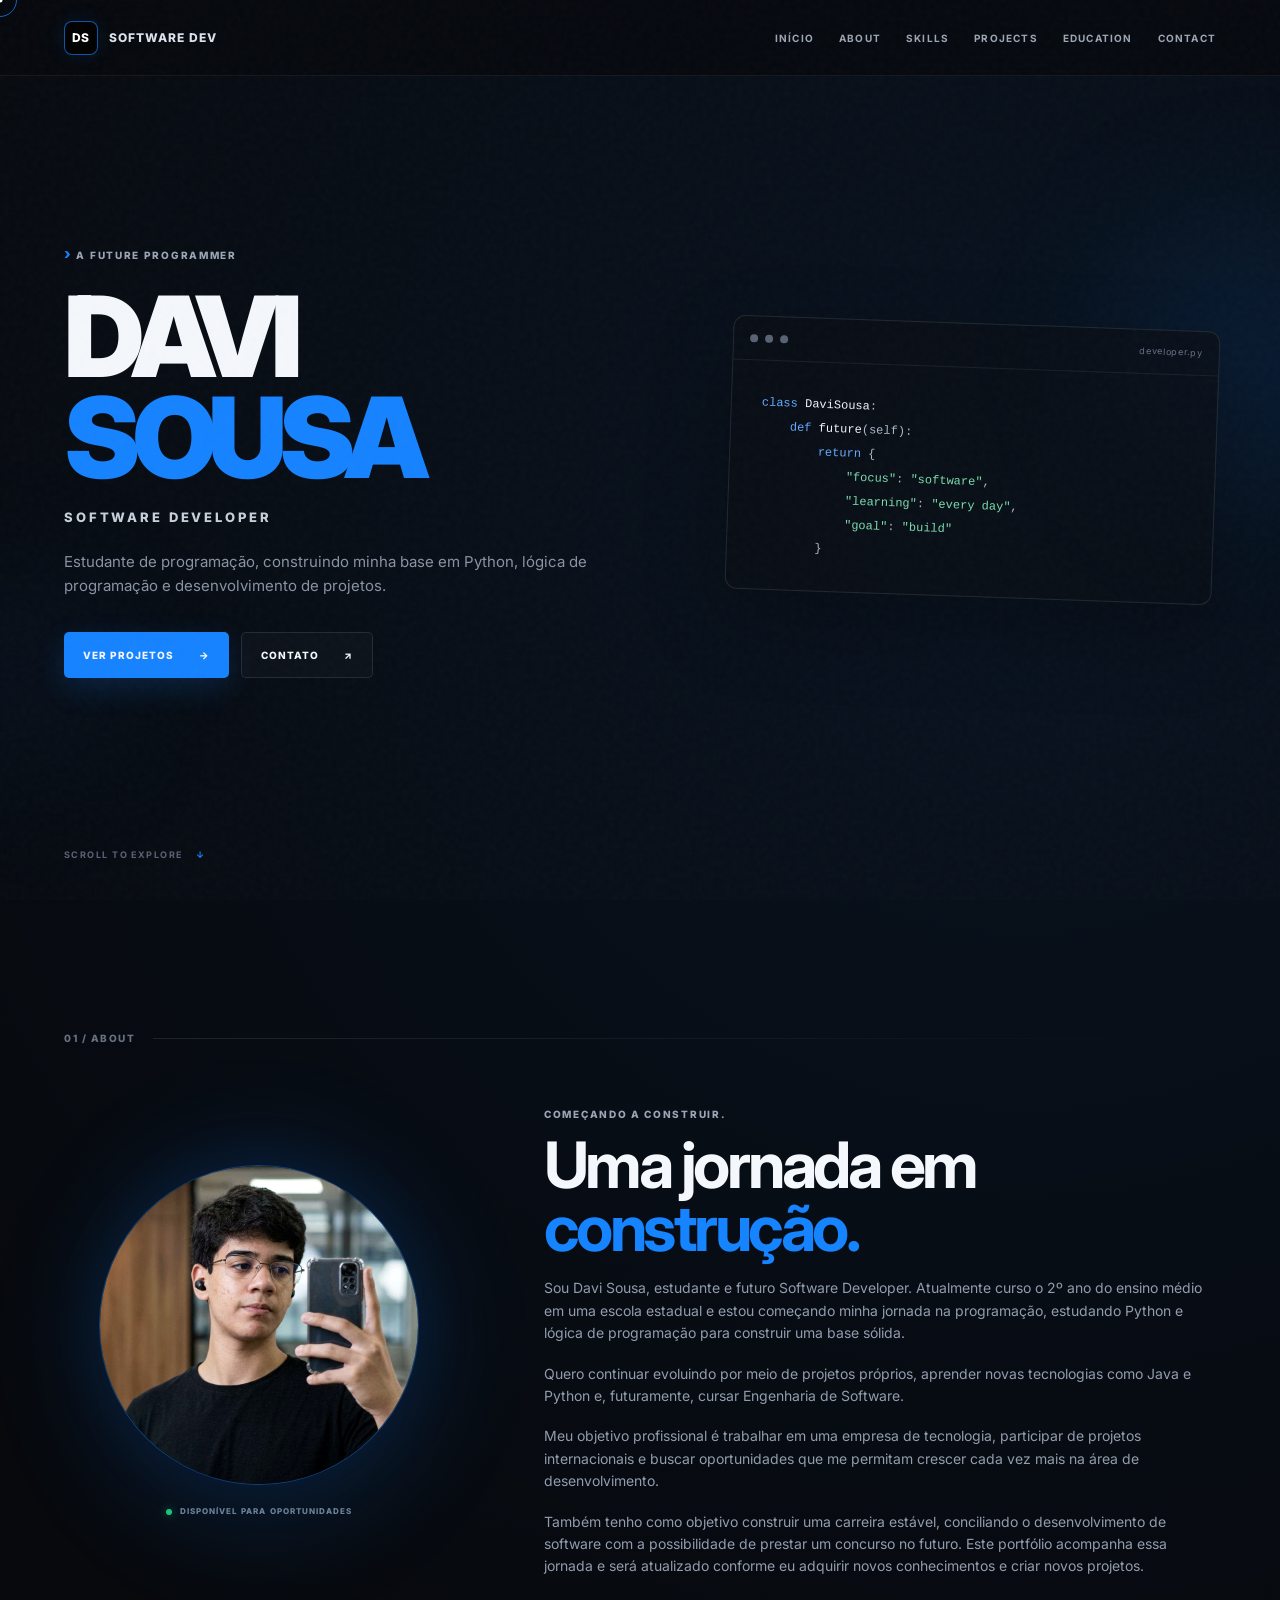
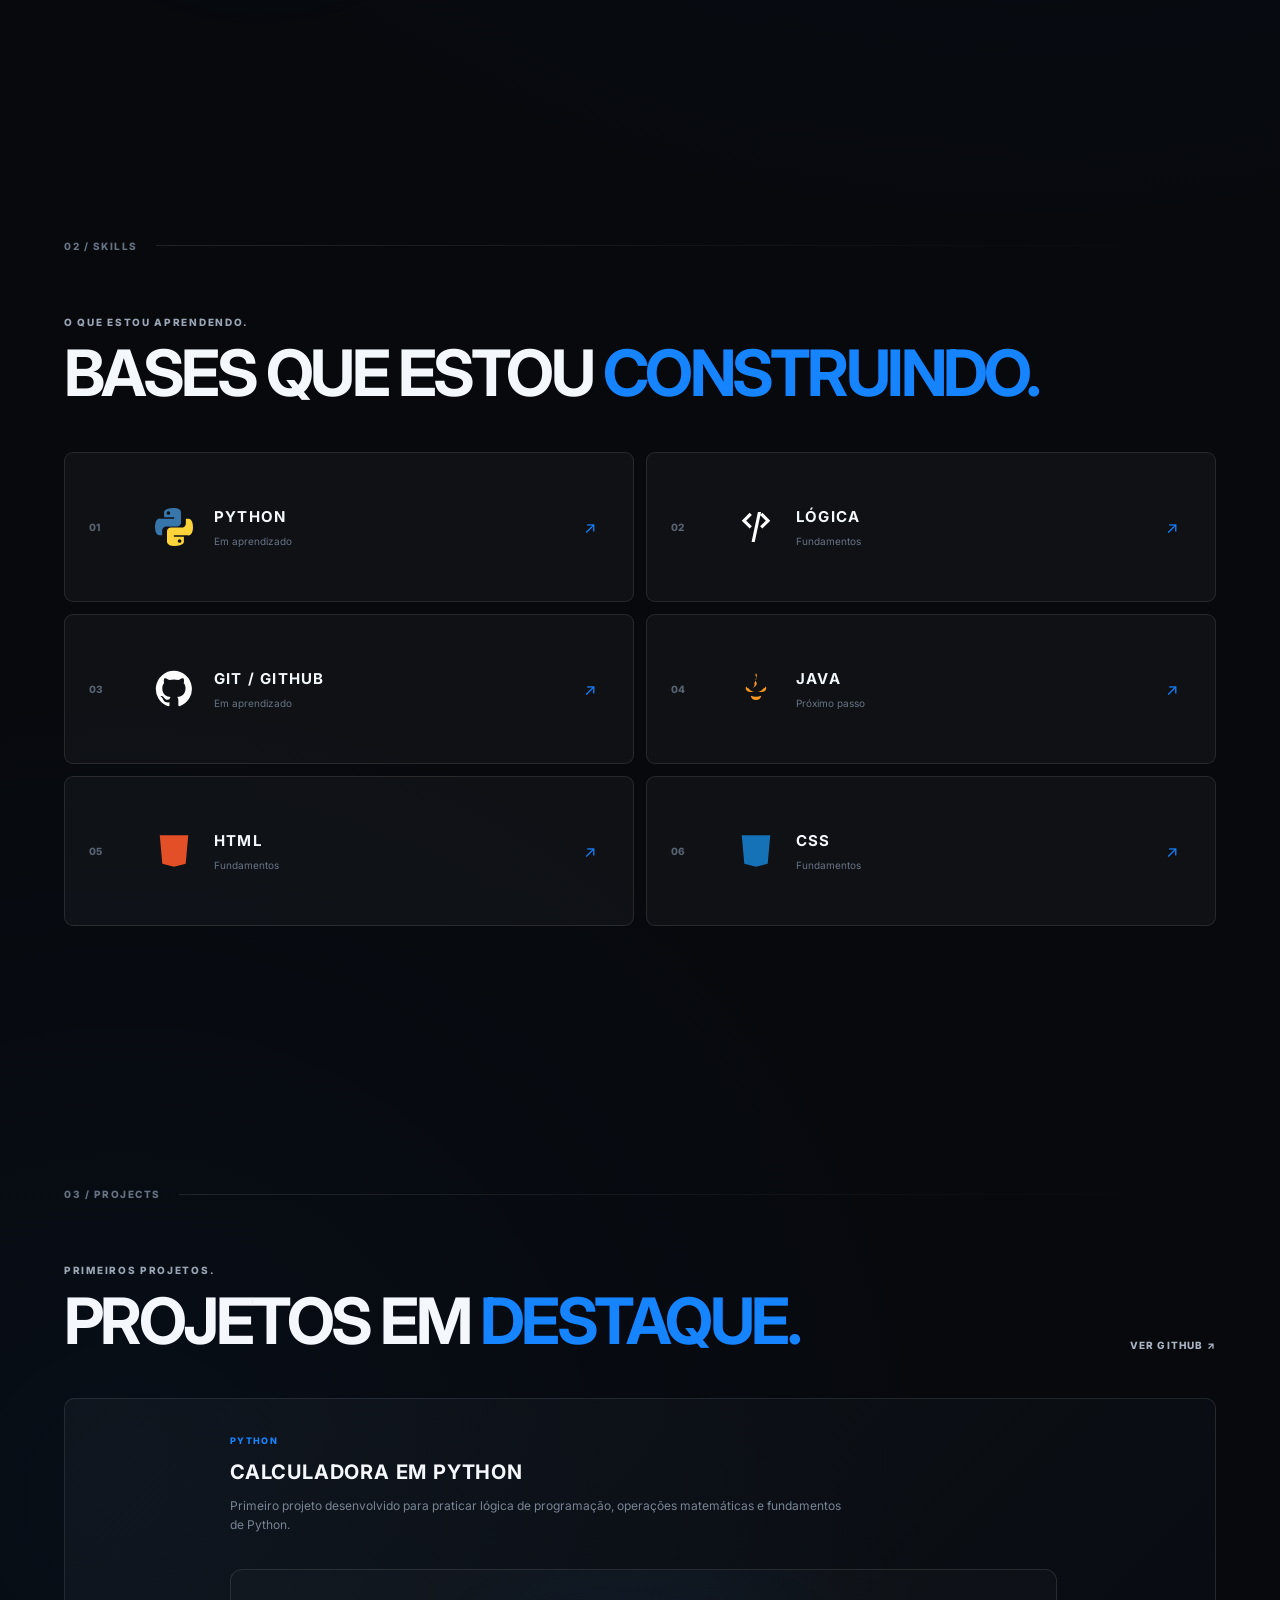
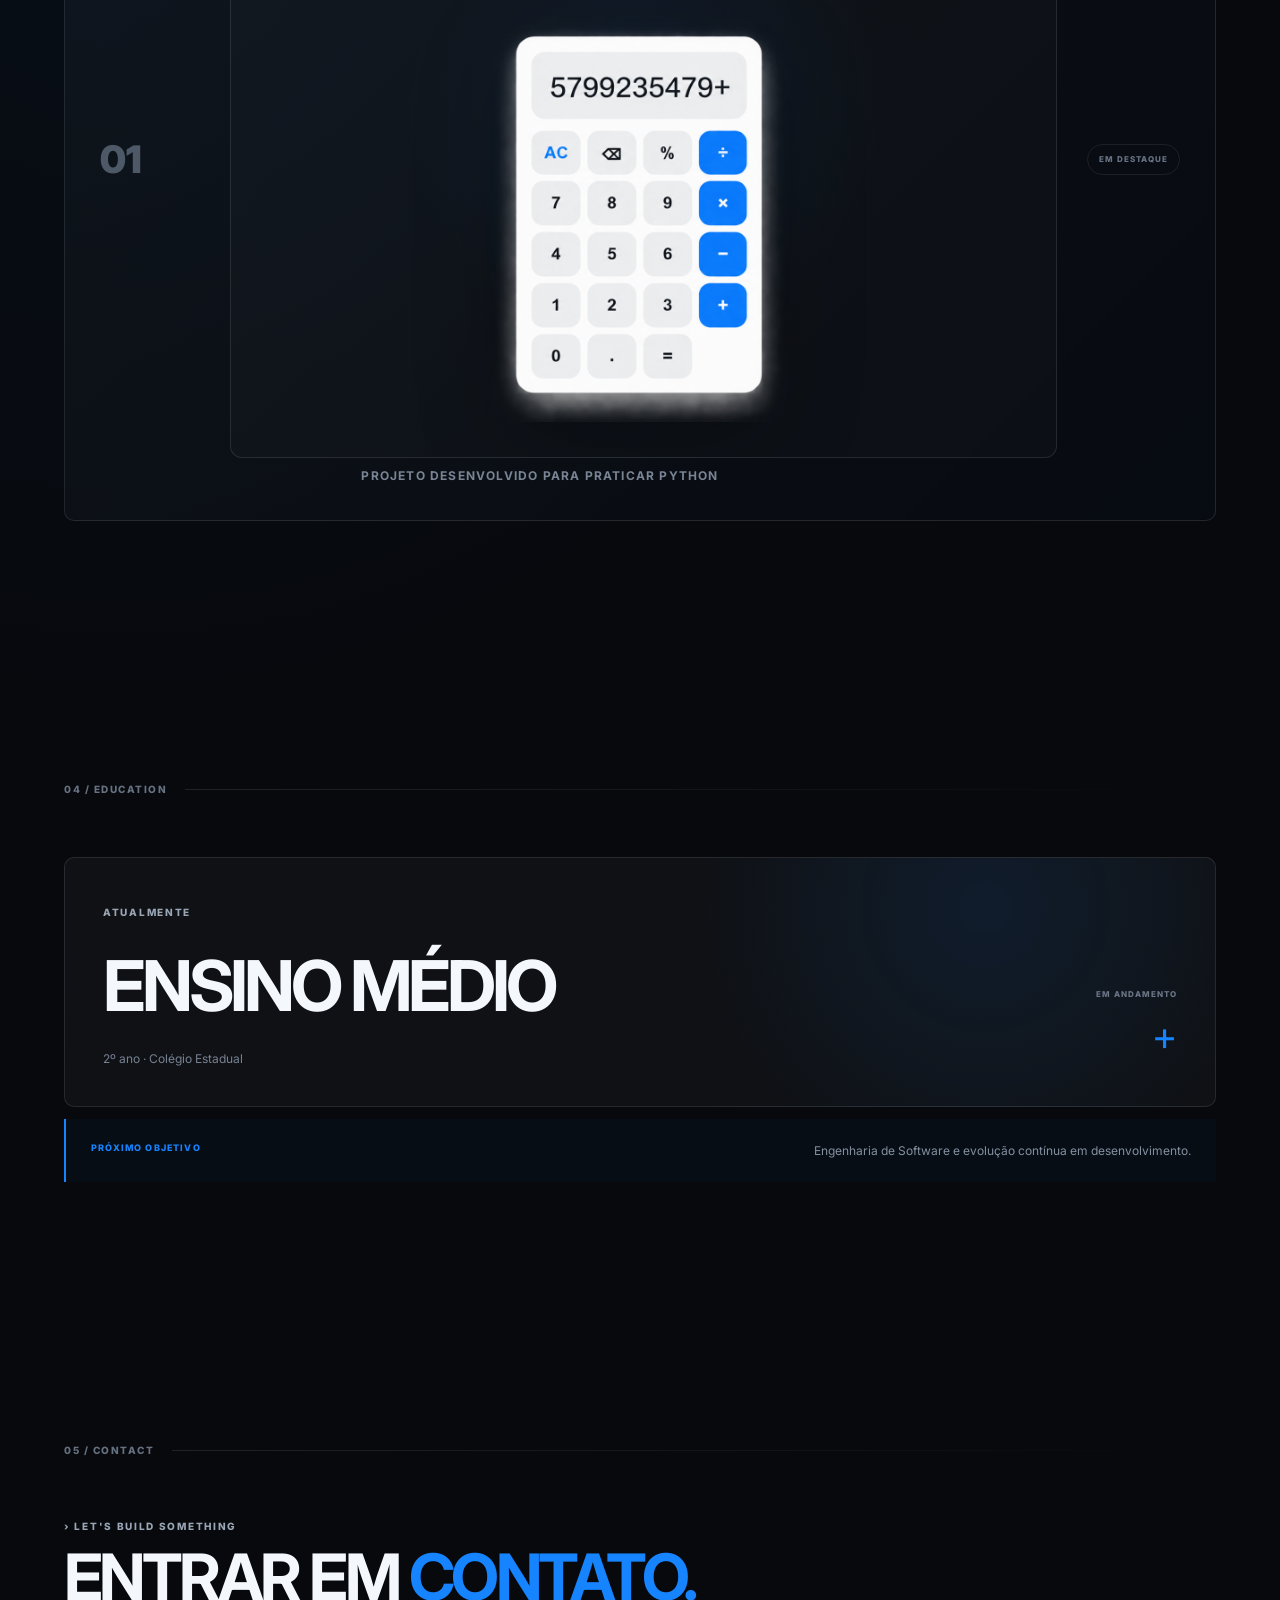
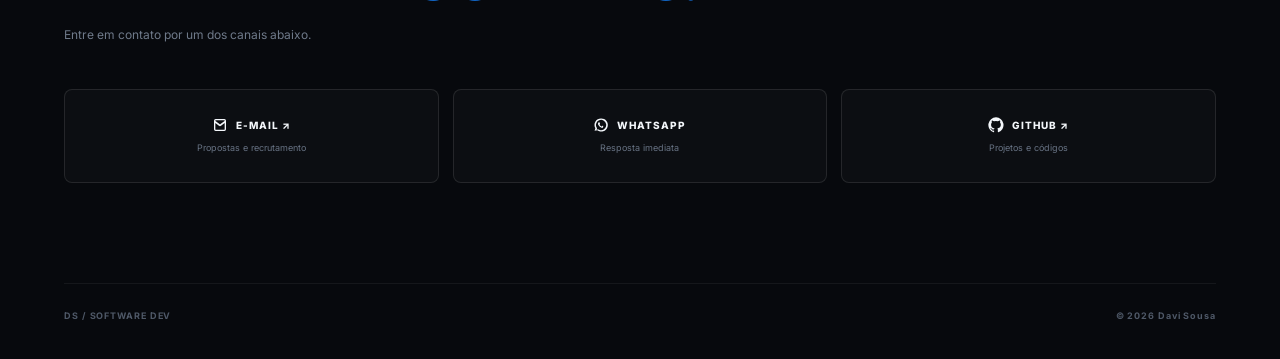
<file: index.html>
<!DOCTYPE html>
<html lang="pt-BR">
<head>
  <meta charset="UTF-8">
  <meta name="viewport" content="width=device-width, initial-scale=1.0">
  <meta name="description" content="Portfólio de Davi Sousa — estudante e futuro Software Developer.">
  <meta name="theme-color" content="#07090d">
  <title>Davi Sousa — Software Developer</title>

  <link rel="preconnect" href="https://fonts.googleapis.com">
  <link rel="preconnect" href="https://fonts.gstatic.com" crossorigin>
  <link href="https://fonts.googleapis.com/css2?family=Inter:wght@400;500;600;700;800;900&display=swap" rel="stylesheet">

  <link rel="icon" type="image/svg+xml" href="favicon.svg">
  <link rel="stylesheet" href="style.css">
</head>

<body>
  <div class="noise"></div>
  <div class="orb orb-a"></div>
  <div class="orb orb-b"></div>

  <div class="cursor-dot"></div>
  <div class="cursor-ring"></div>

  <header class="site-header">
    <a href="#inicio" class="brand" aria-label="Davi Sousa - início">
      <span class="brand-mark">DS</span>
      <span class="brand-text">SOFTWARE DEV</span>
    </a>

    <button class="menu-button" aria-label="Abrir menu" aria-expanded="false">
      <span></span><span></span>
    </button>

    <nav class="nav">
      <a href="#inicio">INÍCIO</a>
      <a href="#sobre">ABOUT</a>
      <a href="#skills">SKILLS</a>
      <a href="#projetos">PROJECTS</a>
      <a href="#educacao">EDUCATION</a>
      <a href="#contato">CONTACT</a>
    </nav>
  </header>

  <main id="inicio">
    <section class="hero section">
      <div class="hero-grid">
        <div class="hero-copy reveal">
          <p class="eyebrow"><span>›</span> A FUTURE PROGRAMMER</p>
          <h1>DAVI <span>SOUSA</span></h1>
          <p class="hero-role">SOFTWARE DEVELOPER</p>
          <p class="hero-description">
            Estudante de programação, construindo minha base em Python,
            lógica de programação e desenvolvimento de projetos.
          </p>

          <div class="hero-actions">
            <a class="button button-primary" href="#projetos">VER PROJETOS <span>→</span></a>
            <a class="button button-ghost" href="#contato">CONTATO <span>↗</span></a>
          </div>
        </div>

        <div class="hero-side reveal">
          <div class="code-card">
            <div class="code-top">
              <span></span><span></span><span></span>
              <small>developer.py</small>
            </div>
            <pre><code><span class="c-key">class</span> <span class="c-name">DaviSousa</span>:
    <span class="c-key">def</span> <span class="c-fn">future</span>(self):
        <span class="c-key">return</span> {
            <span class="c-str">"focus"</span>: <span class="c-str">"software"</span>,
            <span class="c-str">"learning"</span>: <span class="c-str">"every day"</span>,
            <span class="c-str">"goal"</span>: <span class="c-str">"build"</span>
        }</code></pre>
          </div>
        </div>
      </div>
      <div class="scroll-hint">SCROLL TO EXPLORE <span>↓</span></div>
    </section>

    <section id="sobre" class="section about-section">
      <div class="section-heading reveal">
        <span class="section-number">01 / ABOUT</span>
        <span class="section-line"></span>
      </div>

      <div class="about-grid">
        <div class="portrait-wrap reveal">
          <div class="portrait-glow"></div>
          <div class="portrait">
            <img src="assets/profile.jpg" alt="Foto de Davi Sousa">
            <span class="online-dot" title="Disponível"></span>
          </div>
          <div class="portrait-label">
            <span class="status"></span>
            DISPONÍVEL PARA OPORTUNIDADES
          </div>
        </div>

        <div class="about-copy reveal">
          <p class="eyebrow">COMEÇANDO A CONSTRUIR.</p>
          <h2>Uma jornada em <span>construção.</span></h2>
          <p>
            Sou Davi Sousa, estudante e futuro Software Developer. Atualmente
            curso o 2º ano do ensino médio em uma escola estadual e estou
            começando minha jornada na programação, estudando Python e lógica
            de programação para construir uma base sólida.
          </p>
          <p>
            Quero continuar evoluindo por meio de projetos próprios, aprender
            novas tecnologias como Java e Python e, futuramente, cursar
            Engenharia de Software.
          </p>
          <p>
            Meu objetivo profissional é trabalhar em uma empresa de tecnologia,
            participar de projetos internacionais e buscar oportunidades que
            me permitam crescer cada vez mais na área de desenvolvimento.
          </p>
          <p>
            Também tenho como objetivo construir uma carreira estável,
            conciliando o desenvolvimento de software com a possibilidade de
            prestar um concurso no futuro. Este portfólio acompanha essa
            jornada e será atualizado conforme eu adquirir novos conhecimentos
            e criar novos projetos.
          </p>
        </div>
      </div>
    </section>

    <section id="skills" class="section">
      <div class="section-heading reveal">
        <span class="section-number">02 / SKILLS</span>
        <span class="section-line"></span>
      </div>

      <div class="section-intro reveal">
        <p class="eyebrow">O QUE ESTOU APRENDENDO.</p>
        <h2>BASES QUE ESTOU <span>CONSTRUINDO.</span></h2>
      </div>

     <div class="skills-grid">

  <article class="skill-card reveal">
    <span class="skill-number">01</span>

    <span class="skill-icon">
      <svg viewBox="0 0 128 128" aria-hidden="true">
        <path fill="#3776AB" d="M63.8 0C28.6 0 30.6 15.3 30.6 15.3l.1 15.8h33.7v4.7H17.2S0 33.8 0 63.5s15 28.6 15 28.6h9V76.9s-.5-15 14.7-15h34.2s14.7.2 14.7-14.2V16.5S90.2 0 63.8 0Zm-18.6 10.6c3.3 0 6 2.7 6 6s-2.7 6-6 6-6-2.7-6-6 2.7-6 6-6Z"/>
        <path fill="#FFD43B" d="M64.2 128c35.2 0 33.2-15.3 33.2-15.3l-.1-15.8H63.6v-4.7h47.2S128 94.2 128 64.5s-15-28.6-15-28.6h-9v15.2s.5 15-14.7 15H55.1s-14.7-.2-14.7 14.2v31.2S37.8 128 64.2 128Zm18.6-10.6c-3.3 0-6-2.7-6-6s2.7-6 6-6 6 2.7 6 6-2.7 6-6 6Z"/>
      </svg>
    </span>

    <div>
      <h3>PYTHON</h3>
      <p>Em aprendizado</p>
    </div>

    <span class="skill-arrow">↗</span>
  </article>


  <article class="skill-card reveal">
    <span class="skill-number">02</span>

    <span class="skill-icon">
      <svg viewBox="0 0 24 24" aria-hidden="true">
        <path d="M8 3 3 8l5 5 1.4-1.4L5.8 8l3.6-3.6L8 3Zm8 0-1.4 1.4L18.2 8l-3.6 3.6L16 13l5-5-5-5ZM13.2 2.5l-4 19h2l4-19h-2Z"/>
      </svg>
    </span>

    <div>
      <h3>LÓGICA</h3>
      <p>Fundamentos</p>
    </div>

    <span class="skill-arrow">↗</span>
  </article>


  <article class="skill-card reveal">
    <span class="skill-number">03</span>

    <span class="skill-icon">
      <svg viewBox="0 0 24 24" aria-hidden="true">
        <path d="M12 .5A11.5 11.5 0 0 0 8.36 22.9c.58.11.79-.25.79-.56v-1.96c-3.22.7-3.9-1.55-3.9-1.55-.53-1.34-1.29-1.7-1.29-1.7-1.05-.72.08-.71.08-.71 1.15.08 1.76 1.18 1.76 1.18 1.03 1.75 2.69 1.24 3.35.95.1-.74.4-1.24.73-1.53-2.57-.29-5.27-1.28-5.27-5.7 0-1.26.45-2.29 1.18-3.1-.12-.29-.51-1.46.11-3.05 0 0 .96-.31 3.16 1.19a10.9 10.9 0 0 1 5.76 0c2.2-1.5 3.16-1.19 3.16-1.19.62 1.59.23 2.76.11 3.05.73.81 1.18 1.84 1.18 3.1 0 4.43-2.71 5.4-5.29 5.69.41.35.77 1.06.77 2.13v3.17c0 .31.21.67.8.56A11.5 11.5 0 0 0 12 .5Z"/>
      </svg>
    </span>

    <div>
      <h3>GIT / GITHUB</h3>
      <p>Em aprendizado</p>
    </div>

    <span class="skill-arrow">↗</span>
  </article>


  <article class="skill-card reveal">
    <span class="skill-number">04</span>

    <span class="skill-icon">
      <svg viewBox="0 0 24 24" aria-hidden="true">
        <path d="M12 2c1.4 1.7-.3 3-.3 4.3 0 .9.8 1.4.8 2.3 0 1.4-1.5 2.3-2.7 2.8 1.1-.9 1.5-1.8 1.2-2.6-.3-.8.9-1.8 1.2-3.1.3-1.3-1.2-2.5-.2-3.7Zm-4.4 9.8c.6 1.1 1.7 1.7 3.3 1.9-2 .5-3.8.1-4.8-.8-.7-.7-.8-1.7-.3-2.7.2.7.8 1.2 1.8 1.6Zm8.8 0c1-.4 1.6-.9 1.8-1.6.5 1 .4 2-.3 2.7-1 .9-2.8 1.3-4.8.8 1.6-.2 2.7-.8 3.3-1.9Zm-7.7 4.4c1.2.5 2.3.7 3.3.7s2.1-.2 3.3-.7c-.2 1.7-1.5 2.8-3.3 2.8s-3.1-1.1-3.3-2.8Z"/>
      </svg>
    </span>

    <div>
      <h3>JAVA</h3>
      <p>Próximo passo</p>
    </div>

    <span class="skill-arrow">↗</span>
  </article>


  <article class="skill-card reveal">
    <span class="skill-number">05</span>

    <span class="skill-icon">
      <svg viewBox="0 0 24 24" aria-hidden="true">
        <path d="M3 2h18l-1.6 18L12 22l-7.4-2L3 2Zm3.1 4 .5 5h10.8l-.4 4.5-4.9 1.3-4.9-1.3-.3-2.5h2.1l.2 1 2.9.7 2.9-.7.2-1H6.8L6 6h12.2l-.2 2H8.2l.2 2h7.6l.2-2h2.1l-.7 8.5-5.6 1.5-5.6-1.5L5 6h1.1Z"/>
      </svg>
    </span>

    <div>
      <h3>HTML</h3>
      <p>Fundamentos</p>
    </div>

    <span class="skill-arrow">↗</span>
  </article>


  <article class="skill-card reveal">
    <span class="skill-number">06</span>

    <span class="skill-icon">
      <svg viewBox="0 0 24 24" aria-hidden="true">
        <path d="M3 2h18l-1.6 18L12 22l-7.4-2L3 2Zm3.1 4 .5 5h10.8l-.4 4.5-4.9 1.3-4.9-1.3-.3-2.5h2.1l.2 1 2.9.7 2.9-.7.2-1H6.8L6 6h12.2l-.2 2H8.2l.2 2h7.6l.2-2h2.1l-.7 8.5-5.6 1.5-5.6-1.5L5 6h1.1Z"/>
      </svg>
    </span>

    <div>
      <h3>CSS</h3>
      <p>Fundamentos</p>
    </div>

    <span class="skill-arrow">↗</span>
  </article>

</div>
    </section>

    <section id="projetos" class="section">
      <div class="section-heading reveal">
        <span class="section-number">03 / PROJECTS</span>
        <span class="section-line"></span>
      </div>

      <div class="project-intro reveal">
  <div>
    <p class="eyebrow">PRIMEIROS PROJETOS.</p>
    <h2>PROJETOS EM <span>DESTAQUE.</span></h2>
  </div>

  <a class="text-link" href="https://github.com/Davi-Sousaa/Davi-Sousaa.github.io/blob/main/calculator.html" target="_blank" rel="noopener">
    VER GITHUB ↗
  </a>
</div>

<div class="project-card calculator-project reveal">
  <div class="project-index">01</div>

  <div class="calculator-content">
    <p class="project-tag">PYTHON</p>
    <h3>CALCULADORA EM PYTHON</h3>
    <p>
      Primeiro projeto desenvolvido para praticar lógica de programação,
      operações matemáticas e fundamentos de Python.
    </p>

    <div class="calculator-showcase">
      <img
        src="assets/calculator.png"
        alt="Calculadora desenvolvida em Python"
      >
    </div>

    <p class="calculator-caption">PROJETO DESENVOLVIDO PARA PRATICAR PYTHON</p>
  </div>

  <span class="project-status">EM DESTAQUE</span>
</div>
    </section>

    <section id="educacao" class="section">
      <div class="section-heading reveal">
        <span class="section-number">04 / EDUCATION</span>
        <span class="section-line"></span>
      </div>

      <div class="education-card reveal">
        <div class="education-main">
          <p class="eyebrow">ATUALMENTE</p>
          <h2>ENSINO MÉDIO</h2>
          <p>2º ano · Colégio Estadual</p>
        </div>
        <div class="education-state">
          <span>EM ANDAMENTO</span>
          <strong>+</strong>
        </div>
      </div>

      <div class="next-goal reveal">
        <span>PRÓXIMO OBJETIVO</span>
        <p>Engenharia de Software e evolução contínua em desenvolvimento.</p>
      </div>
    </section>

    <section id="contato" class="section contact-section">
      <div class="section-heading reveal">
        <span class="section-number">05 / CONTACT</span>
        <span class="section-line"></span>
      </div>

      <div class="contact-intro reveal">
        <p class="eyebrow">› LET'S BUILD SOMETHING</p>
        <h2>ENTRAR EM <span>CONTATO.</span></h2>
        <p>Entre em contato por um dos canais abaixo.</p>
      </div>

      <div class="contact-links">
        <a class="contact-card email reveal" href="mailto:davisousadasilva007@gmail.com">
          <span class="contact-title">
            <svg viewBox="0 0 24 24" aria-hidden="true">
              <path d="M3 5.5A2.5 2.5 0 0 1 5.5 3h13A2.5 2.5 0 0 1 21 5.5v13a2.5 2.5 0 0 1-2.5 2.5h-13A2.5 2.5 0 0 1 3 18.5v-13Zm2.5-.5a.5.5 0 0 0-.3.9l6.5 5.05a.5.5 0 0 0 .6 0l6.5-5.05a.5.5 0 0 0-.3-.9h-13ZM19 18.5v-9.6l-5.47 4.25a2.5 2.5 0 0 1-3.06 0L5 8.9v9.6c0 .28.22.5.5.5h13a.5.5 0 0 0 .5-.5Z"/>
            </svg>
            E-MAIL ↗
          </span>
          <span class="contact-description">Propostas e recrutamento</span>
        </a>

        <a class="contact-card whatsapp" href="https://wa.me/5574988051129" target="_blank" rel="noopener">
          <span class="contact-title">
            <svg viewBox="0 0 24 24" aria-hidden="true">
              <path d="M12 2.2a9.8 9.8 0 0 0-8.48 14.7L2.4 20.8l4.02-1.05A9.8 9.8 0 1 0 12 2.2Zm0 17.5a7.68 7.68 0 0 1-3.9-1.06l-.28-.17-2.39.62.63-2.32-.18-.28A7.68 7.68 0 1 1 12 19.7Zm4.24-5.77c-.23-.11-1.35-.67-1.56-.75-.21-.08-.36-.11-.52.11-.15.23-.59.75-.72.9-.13.15-.26.17-.49.06-.23-.12-.96-.35-1.82-1.12-.67-.6-1.12-1.32-1.25-1.54-.13-.23-.01-.35.1-.46.1-.1.23-.26.34-.39.11-.13.15-.23.23-.38.08-.15.04-.29-.02-.4-.06-.12-.52-1.25-.71-1.71-.19-.45-.38-.39-.52-.4h-.44c-.15 0-.4.06-.61.29-.21.23-.8.78-.8 1.9s.82 2.2.93 2.36c.12.15 1.6 2.46 3.88 3.45.54.23.96.37 1.29.47.54-.07 1.35-.55 1.54-1.09.19-.54.19-1 .13-1.09-.06-.1-.21-.15-.44-.26Z"/>
            </svg>
            WHATSAPP
          </span>
          <span class="contact-description">Resposta imediata</span>
        </a>

        <a class="contact-card github" href="https://github.com/Davi-Sousaa" target="_blank" rel="noopener">
          <span class="contact-title">
            <svg viewBox="0 0 24 24" aria-hidden="true">
              <path d="M12 .5A11.5 11.5 0 0 0 8.36 22.9c.58.11.79-.25.79-.56v-1.96c-3.22.7-3.9-1.55-3.9-1.55-.53-1.34-1.29-1.7-1.29-1.7-1.05-.72.08-.71.08-.71 1.15.08 1.76 1.18 1.76 1.18 1.03 1.75 2.69 1.24 3.35.95.1-.74.4-1.24.73-1.53-2.57-.29-5.27-1.28-5.27-5.7 0-1.26.45-2.29 1.18-3.1-.12-.29-.51-1.46.11-3.05 0 0 .96-.31 3.16 1.19a10.9 10.9 0 0 1 5.76 0c2.2-1.5 3.16-1.19 3.16-1.19.62 1.59.23 2.76.11 3.05.73.81 1.18 1.84 1.18 3.1 0 4.43-2.71 5.4-5.29 5.69.41.35.77 1.06.77 2.13v3.17c0 .31.21.67.8.56A11.5 11.5 0 0 0 12 .5Z"/>
            </svg>
            GITHUB ↗
          </span>
          <span class="contact-description">Projetos e códigos</span>
        </a>
      </div>
    </section>
  </main>

  <footer class="footer">
    <span>DS / SOFTWARE DEV</span>
    <span>© 2026 Davi Sousa</span>
  </footer>

  <script src="script.js"></script>
</body>
</html>
</file>
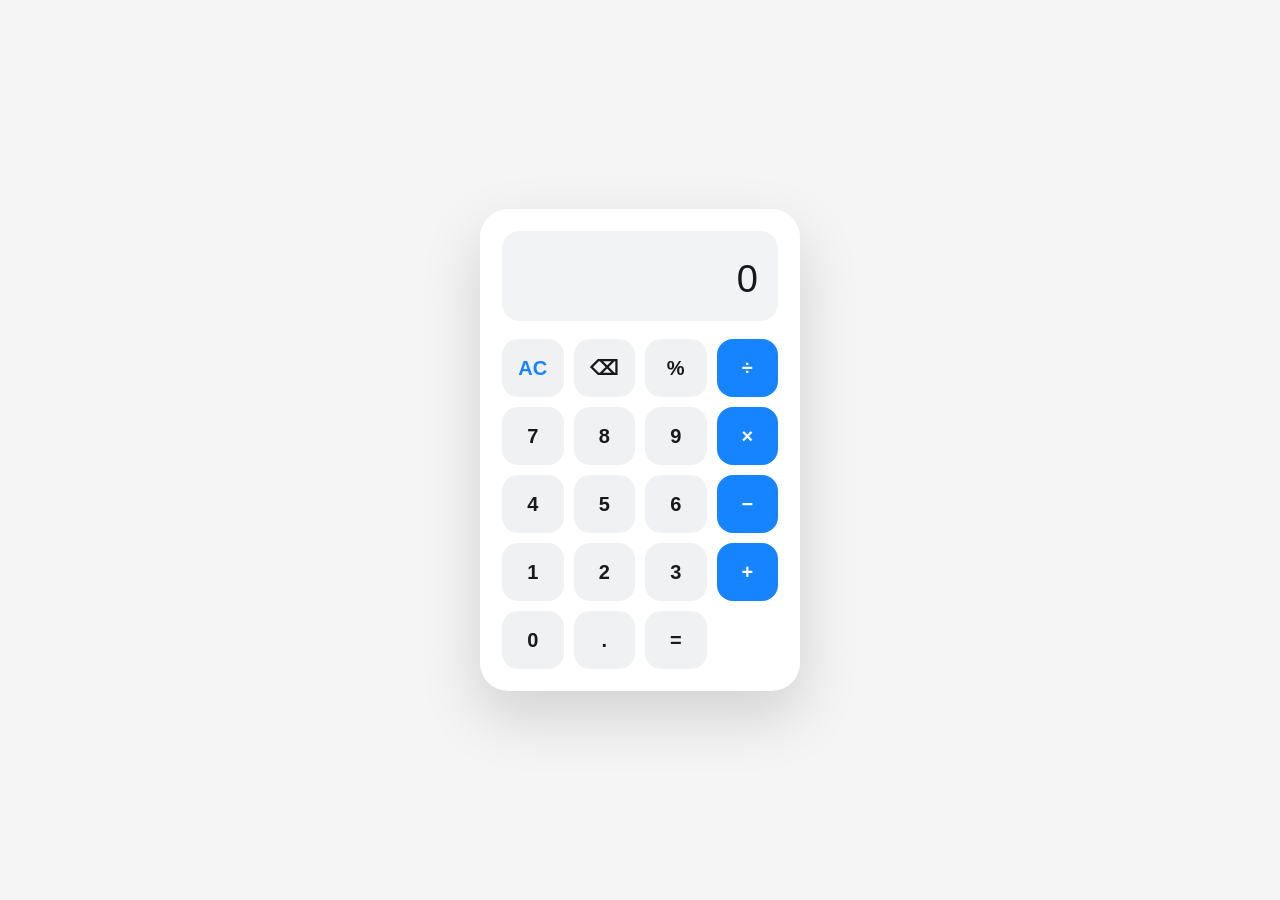
<file: calculator.html>
<!DOCTYPE html>
<html lang="pt-BR">
<head>
  <meta charset="UTF-8">
  <meta name="viewport" content="width=device-width, initial-scale=1.0">
  <title>Calculator</title>

  <style>
    * {
      box-sizing: border-box;
    }

    body {
      margin: 0;
      min-height: 100vh;
      display: flex;
      justify-content: center;
      align-items: center;
      background: #f5f5f5;
      font-family: Arial, sans-serif;
    }

    .calculator {
      width: 320px;
      padding: 22px;
      border-radius: 28px;
      background: #ffffff;
      box-shadow: 0 25px 60px rgba(0,0,0,.15);
    }

    .display {
      height: 90px;
      margin-bottom: 18px;
      padding: 20px;
      display: flex;
      align-items: end;
      justify-content: flex-end;
      overflow: hidden;
      border-radius: 18px;
      background: #f1f3f5;
      color: #15181c;
      font-size: 38px;
      font-weight: 500;
    }

    .buttons {
      display: grid;
      grid-template-columns: repeat(4, 1fr);
      gap: 10px;
    }

    button {
      height: 58px;
      border: 0;
      border-radius: 16px;
      background: #f0f1f3;
      color: #17191d;
      font-size: 20px;
      font-weight: 600;
      cursor: pointer;
    }

    button:hover {
      background: #e3e5e8;
    }

    .operator {
      background: #1683ff;
      color: white;
    }

    .operator:hover {
      background: #0875ed;
    }

    .clear {
      color: #1683ff;
    }
  </style>
</head>

<body>

  <div class="calculator">

    <div class="display" id="display">0</div>

    <div class="buttons">
      <button class="clear" onclick="clearDisplay()">AC</button>
      <button onclick="deleteNumber()">⌫</button>
      <button onclick="addNumber('%')">%</button>
      <button class="operator" onclick="addNumber('/')">÷</button>

      <button onclick="addNumber('7')">7</button>
      <button onclick="addNumber('8')">8</button>
      <button onclick="addNumber('9')">9</button>
      <button class="operator" onclick="addNumber('*')">×</button>

      <button onclick="addNumber('4')">4</button>
      <button onclick="addNumber('5')">5</button>
      <button onclick="addNumber('6')">6</button>
      <button class="operator" onclick="addNumber('-')">−</button>

      <button onclick="addNumber('1')">1</button>
      <button onclick="addNumber('2')">2</button>
      <button onclick="addNumber('3')">3</button>
      <button class="operator" onclick="addNumber('+')">+</button>

      <button onclick="addNumber('0')">0</button>
      <button onclick="addNumber('.')">.</button>
      <button onclick="calculate()">=</button>
    </div>

  </div>

<script>
  const display = document.getElementById("display");

  function addNumber(number) {
    // Impede começar uma conta com operadores
    if (
      display.innerText === "0" &&
      ["+", "-", "*", "/", "%"].includes(number)
    ) {
      return;
    }

    // Depois de um resultado, começar um número novo
    if (display.innerText === "Erro") {
      display.innerText = number;
      return;
    }

    // Evita colocar dois pontos no mesmo número
    if (number === ".") {
      const parts = display.innerText.split(/[\+\-\*\/]/);
      const currentNumber = parts[parts.length - 1];

      if (currentNumber.includes(".")) {
        return;
      }
    }

    // Evita dois operadores seguidos
    if (["+", "-", "*", "/"].includes(number)) {
      const lastChar = display.innerText.slice(-1);

      if (["+", "-", "*", "/"].includes(lastChar)) {
        display.innerText =
          display.innerText.slice(0, -1) + number;
        return;
      }
    }

    // Se o display estiver em 0, substitui
    if (display.innerText === "0") {
      display.innerText = number;
    } else {
      display.innerText += number;
    }
  }

  function clearDisplay() {
    display.innerText = "0";
  }

  function deleteNumber() {
    display.innerText = display.innerText.slice(0, -1);

    if (display.innerText === "") {
      display.innerText = "0";
    }
  }

  function calculate() {
    try {
      let expression = display.innerText;

      // Verifica se existe uma porcentagem
      if (expression.includes("%")) {

        /*
          Exemplos:

          50%       → 50 / 100
          200*10%   → 200*10/100
          100+20%   → 100+(100*20/100)
          100-20%   → 100-(100*20/100)
        */

        expression = expression.replace(
          /(\d+(?:\.\d+)?)%/g,
          function(match, number, offset, fullExpression) {

            // Procura o operador antes da porcentagem
            const before = fullExpression.slice(0, offset);

            const lastOperator = before.match(/[\+\-\*\/]/);

            // Porcentagem simples: 50% = 0.5
            if (!lastOperator) {
              return `(${number}/100)`;
            }

            const operator = lastOperator[0];

            // Para + e -, calcula a porcentagem em relação
            // ao número que está antes do operador.
            if (operator === "+" || operator === "-") {
              const numberBeforeOperator =
                before.slice(0, before.lastIndexOf(operator))
                      .match(/(\d+(?:\.\d+)?)$/);

              if (numberBeforeOperator) {
                const base = numberBeforeOperator[1];

                return `(${base}*${number}/100)`;
              }
            }

            // Para multiplicação e divisão,
            // porcentagem vira número / 100.
            return `(${number}/100)`;
          }
        );
      }

      const result = eval(expression);

      if (!isFinite(result)) {
        display.innerText = "Erro";
        return;
      }

      // Remove casas decimais desnecessárias
      display.innerText =
        Number.isInteger(result)
          ? result
          : parseFloat(result.toFixed(10));

    } catch {
      display.innerText = "Erro";
    }
  }
</script>


</body>
</html>
</file>
<file: style.css>
@import url('https://fonts.googleapis.com/css2?family=Inter:wght@400;500;600;700;800;900&display=swap');

:root {
  --bg: #07090d;
  --bg-soft: #0b0f15;
  --panel: rgba(255,255,255,.035);
  --line: rgba(255,255,255,.10);
  --text: #f4f7fb;
  --muted: #8993a3;
  --blue: #1683ff;
  --blue-soft: rgba(22,131,255,.16);
  --green: #20c879;
  --whatsapp: #128c4a;
  --max: 1160px;
}

* { box-sizing: border-box; margin: 0; padding: 0; }

html { scroll-behavior: smooth; }

body {
  background:
    radial-gradient(circle at 80% 10%, rgba(22,131,255,.08), transparent 28%),
    radial-gradient(circle at 10% 60%, rgba(22,131,255,.045), transparent 25%),
    var(--bg);
  color: var(--text);
  font-family: Inter, system-ui, sans-serif;
  line-height: 1.6;
  overflow-x: hidden;
}

body::before {
  content: "";
  position: fixed;
  inset: 0;
  pointer-events: none;
  opacity: .28;
  background-image:
    linear-gradient(rgba(255,255,255,.025) 1px, transparent 1px),
    linear-gradient(90deg, rgba(255,255,255,.025) 1px, transparent 1px);
  background-size: 54px 54px;
  mask-image: linear-gradient(to bottom, black, transparent 85%);
}

.noise {
  position: fixed;
  inset: 0;
  pointer-events: none;
  z-index: 50;
  opacity: .035;
  background-image: url("data:image/svg+xml,%3Csvg viewBox='0 0 180 180' xmlns='http://www.w3.org/2000/svg'%3E%3Cfilter id='n'%3E%3CfeTurbulence type='fractalNoise' baseFrequency='.85' numOctaves='3' stitchTiles='stitch'/%3E%3C/filter%3E%3Crect width='100%25' height='100%25' filter='url(%23n)' opacity='.8'/%3E%3C/svg%3E");
}

.orb {
  position: fixed;
  border-radius: 50%;
  pointer-events: none;
  filter: blur(80px);
  z-index: -1;
}

.orb-a {
  width: 260px;
  height: 260px;
  right: -100px;
  top: 25%;
  background: rgba(22,131,255,.11);
}

.orb-b {
  width: 180px;
  height: 180px;
  left: -80px;
  bottom: 15%;
  background: rgba(22,131,255,.07);
}

a { color: inherit; text-decoration: none; }

.site-header {
  position: fixed;
  top: 0;
  left: 0;
  right: 0;
  z-index: 40;
  height: 76px;
  display: flex;
  align-items: center;
  justify-content: space-between;
  padding: 0 5vw;
  background: rgba(7,9,13,.72);
  backdrop-filter: blur(18px);
  border-bottom: 1px solid rgba(255,255,255,.06);
}

.brand {
  display: flex;
  align-items: center;
  gap: 11px;
  font-weight: 800;
  letter-spacing: .08em;
  font-size: 12px;
}

.brand-mark {
  display: grid;
  place-items: center;
  width: 34px;
  height: 34px;
  border: 1px solid rgba(22,131,255,.65);
  border-radius: 8px;
  background: #000;
  color: #fff;
  font-size: 12px;
  box-shadow: 0 0 20px rgba(22,131,255,.12);
}

.brand-mark::first-letter { color: var(--blue); }

.brand-text { color: #dce2eb; }

.nav {
  display: flex;
  gap: 25px;
}

.nav a {
  position: relative;
  color: #9da6b5;
  font-size: 10px;
  font-weight: 700;
  letter-spacing: .12em;
  transition: color .2s ease;
}

.nav a::after {
  content: "";
  position: absolute;
  left: 0;
  right: 100%;
  bottom: -7px;
  height: 1px;
  background: var(--blue);
  transition: right .25s ease;
}

.nav a:hover { color: #fff; }
.nav a:hover::after { right: 0; }

.menu-button { display: none; }

.section {
  width: min(var(--max), 90vw);
  margin: 0 auto;
  padding: 130px 0;
  position: relative;
}

.hero {
  min-height: 100vh;
  display: flex;
  align-items: center;
  padding-top: 150px;
}

.hero-grid {
  width: 100%;
  display: grid;
  grid-template-columns: 1.1fr .9fr;
  gap: 70px;
  align-items: center;
}

.eyebrow {
  color: #9aa5b5;
  font-size: 10px;
  font-weight: 800;
  letter-spacing: .17em;
}

.eyebrow span { color: var(--blue); font-size: 15px; }

.hero h1 {
  margin-top: 20px;
  font-size: clamp(56px, 9vw, 112px);
  line-height: .9;
  letter-spacing: -.075em;
  font-weight: 900;
}

.hero h1 span { color: var(--blue); }

.hero-role {
  margin-top: 20px;
  color: #c8d0dc;
  font-size: 13px;
  font-weight: 800;
  letter-spacing: .22em;
}

.hero-description {
  max-width: 580px;
  margin-top: 22px;
  color: var(--muted);
  font-size: 15px;
}

.hero-actions {
  display: flex;
  gap: 12px;
  margin-top: 34px;
}

.button {
  display: inline-flex;
  align-items: center;
  gap: 25px;
  min-height: 46px;
  padding: 0 19px;
  border-radius: 5px;
  font-size: 10px;
  font-weight: 800;
  letter-spacing: .1em;
  transition: transform .2s ease, border-color .2s ease, background .2s ease;
}

.button:hover { transform: translateY(-2px); }

.button-primary {
  background: var(--blue);
  box-shadow: 0 10px 30px rgba(22,131,255,.18);
}

.button-primary:hover { background: #2a90ff; }

.button-ghost {
  border: 1px solid var(--line);
  background: rgba(255,255,255,.025);
}

.button-ghost:hover {
  border-color: rgba(22,131,255,.5);
  background: var(--blue-soft);
}

.code-card {
  border: 1px solid rgba(255,255,255,.10);
  border-radius: 12px;
  background: rgba(11,15,21,.72);
  box-shadow: 0 30px 80px rgba(0,0,0,.28);
  overflow: hidden;
  transform: rotate(2deg);
}

.code-top {
  height: 44px;
  display: flex;
  align-items: center;
  gap: 7px;
  padding: 0 16px;
  border-bottom: 1px solid rgba(255,255,255,.07);
}

.code-top span {
  width: 8px;
  height: 8px;
  border-radius: 50%;
  background: #596273;
}

.code-top small {
  margin-left: auto;
  color: #657083;
  font-size: 9px;
  letter-spacing: .08em;
}

.code-card pre {
  padding: 30px;
  overflow: auto;
  color: #aeb8c8;
  font: 12px/2 "SFMono-Regular", Consolas, monospace;
}

.c-key { color: #65a9ff; }
.c-name, .c-fn { color: #f0f4fa; }
.c-str { color: #7bdcae; }

.scroll-hint {
  position: absolute;
  bottom: 38px;
  left: 0;
  color: #596273;
  font-size: 9px;
  font-weight: 700;
  letter-spacing: .16em;
}

.scroll-hint span { color: var(--blue); margin-left: 10px; }

.section-heading {
  display: flex;
  align-items: center;
  gap: 18px;
  margin-bottom: 60px;
}

.section-number {
  color: #667181;
  font-size: 10px;
  font-weight: 800;
  letter-spacing: .15em;
  white-space: nowrap;
}

.section-line {
  height: 1px;
  width: 100%;
  background: linear-gradient(90deg, rgba(255,255,255,.1), transparent);
}

.about-grid {
  display: grid;
  grid-template-columns: 390px 1fr;
  gap: 90px;
  align-items: center;
}

.portrait-wrap { position: relative; justify-self: center; }

.portrait-glow {
  position: absolute;
  inset: -35px;
  border-radius: 50%;
  background: rgba(22,131,255,.09);
  filter: blur(40px);
}

.portrait {
  position: relative;
  width: 320px;
  height: 320px;
  border: 1px solid rgba(22,131,255,.42);
  border-radius: 50%;
  overflow: hidden;
  background: #0b0e13;
  box-shadow: 0 0 60px rgba(22,131,255,.10);
}

.portrait img {
  width: 100%;
  height: 100%;
  object-fit: cover;
  object-position: 33% 38%;
  transform: scale(1.08);
  filter: saturate(.9) contrast(1.03);
}

.online-dot {
  position: absolute;
  right: 20px;
  bottom: 24px;
  width: 18px;
  height: 18px;
  border-radius: 50%;
  background: var(--green);
  border: 4px solid #0b0e13;
  box-shadow: 0 0 18px rgba(32,200,121,.5);
}

.portrait-label {
  display: flex;
  align-items: center;
  gap: 8px;
  justify-content: center;
  margin-top: 20px;
  color: #768193;
  font-size: 8px;
  font-weight: 800;
  letter-spacing: .13em;
}

.status {
  width: 6px;
  height: 6px;
  border-radius: 50%;
  background: var(--green);
  box-shadow: 0 0 10px rgba(32,200,121,.6);
}

.about-copy h2,
.section-intro h2,
.project-intro h2,
.contact-intro h2 {
  margin-top: 12px;
  font-size: clamp(32px, 5vw, 64px);
  line-height: .98;
  letter-spacing: -.055em;
}

.about-copy h2 span,
.section-intro h2 span,
.project-intro h2 span,
.contact-intro h2 span { color: var(--blue); }

.about-copy > p:not(.eyebrow) {
  max-width: 700px;
  margin-top: 18px;
  color: #929cad;
  font-size: 14px;
}

.section-intro { margin-bottom: 48px; }

.skills-grid {
  display: grid;
  grid-template-columns: repeat(2, 1fr);
  gap: 12px;
}

.skill-card {
  min-height: 150px;
  padding: 24px;
  display: grid;
  grid-template-columns: 45px 50px 1fr 25px;
  align-items: center;
  gap: 15px;
  border: 1px solid var(--line);
  border-radius: 9px;
  background: var(--panel);
  transition: transform .25s ease, border-color .25s ease, background .25s ease;
}

.skill-card:hover {
  transform: translateY(-4px);
  border-color: rgba(22,131,255,.42);
  background: rgba(22,131,255,.045);
}

.skill-number { color: #586373; font-size: 10px; font-weight: 800; }

.skill-card h3 { font-size: 15px; letter-spacing: .08em; }
.skill-card p { color: #687486; font-size: 10px; margin-top: 4px; }
.skill-arrow { color: var(--blue); }

.skill-icon {
  width: 50px;
  height: 50px;
  display: flex;
  align-items: center;
  justify-content: center;
  flex-shrink: 0;
}

.skill-icon svg {
  width: 38px;
  height: 38px;
  display: block;
}
/* CORES DOS ÍCONES */
.skill-card:nth-child(2) .skill-icon {
  color: #ffffff;
}

.skill-card:nth-child(3) .skill-icon {
  color: #ffffff;
}

.skill-card:nth-child(4) .skill-icon {
  color: #f89820;
}

.skill-card:nth-child(5) .skill-icon {
  color: #e34f26;
}

.skill-card:nth-child(6) .skill-icon {
  color: #1572b6;
}

.skill-card:nth-child(2) .skill-icon svg,
.skill-card:nth-child(3) .skill-icon svg,
.skill-card:nth-child(4) .skill-icon svg,
.skill-card:nth-child(5) .skill-icon svg,
.skill-card:nth-child(6) .skill-icon svg {
  fill: currentColor;
}
.project-intro {
  display: flex;
  justify-content: space-between;
  gap: 30px;
  align-items: end;
  margin-bottom: 45px;
}

.text-link {
  color: #a9b3c1;
  font-size: 10px;
  font-weight: 800;
  letter-spacing: .12em;
}

.text-link:hover { color: var(--blue); }

.project-card {
  min-height: 210px;
  display: grid;
  grid-template-columns: 100px 1fr auto;
  gap: 30px;
  align-items: center;
  padding: 35px;
  border: 1px solid var(--line);
  border-radius: 10px;
  background: linear-gradient(135deg, rgba(255,255,255,.035), rgba(22,131,255,.025));
}

.project-index { color: #4e5968; font-size: 38px; font-weight: 900; }

.project-tag {
  color: var(--blue);
  font-size: 9px;
  font-weight: 800;
  letter-spacing: .15em;
}

.project-card h3 { margin-top: 7px; font-size: 20px; letter-spacing: .04em; }
.project-card p:not(.project-tag) { max-width: 620px; margin-top: 8px; color: #798494; font-size: 12px; }

.project-status {
  padding: 8px 11px;
  border: 1px solid rgba(255,255,255,.08);
  border-radius: 99px;
  color: #687384;
  font-size: 8px;
  font-weight: 800;
  letter-spacing: .12em;
}

.education-card {
  min-height: 250px;
  padding: 38px;
  display: flex;
  align-items: end;
  justify-content: space-between;
  border: 1px solid var(--line);
  border-radius: 10px;
  background:
    radial-gradient(circle at 80% 20%, rgba(22,131,255,.10), transparent 30%),
    var(--panel);
}

.education-main h2 { margin-top: 10px; font-size: clamp(35px, 6vw, 70px); letter-spacing: -.06em; }
.education-main > p:last-child { color: #778293; font-size: 12px; margin-top: 7px; }

.education-state { text-align: right; }
.education-state span { color: #6b7686; font-size: 8px; font-weight: 800; letter-spacing: .12em; }
.education-state strong { display: block; color: var(--blue); font-size: 40px; font-weight: 400; }

.next-goal {
  margin-top: 12px;
  padding: 22px 25px;
  display: flex;
  justify-content: space-between;
  gap: 30px;
  border-left: 2px solid var(--blue);
  background: rgba(22,131,255,.035);
}

.next-goal span { color: var(--blue); font-size: 9px; font-weight: 800; letter-spacing: .13em; }
.next-goal p { color: #8490a0; font-size: 12px; }

.contact-section { padding-bottom: 100px; }

.contact-intro p:last-child { color: #6f7a8a; margin-top: 16px; font-size: 12px; }

.contact-links {
  display: grid;
  grid-template-columns: repeat(3, 1fr);
  gap: 14px;
  margin-top: 45px;
}

.contact-card {
  min-height: 94px;
  padding: 18px;
  display: flex;
  flex-direction: column;
  align-items: center;
  justify-content: center;
  gap: 8px;
  text-align: center;
  border: 1px solid var(--line);
  border-radius: 8px;
  background: rgba(255,255,255,.025);
  transition: transform .22s ease, border-color .22s ease, background .22s ease, box-shadow .22s ease;
}

.contact-card:hover { transform: translateY(-4px); }

.contact-title {
  display: flex;
  align-items: center;
  justify-content: center;
  gap: 8px;
  font-size: 10px;
  font-weight: 800;
  letter-spacing: .1em;
}

.contact-title svg {
  width: 16px;
  height: 16px;
  fill: currentColor;
}

.contact-description { color: #687384; font-size: 9px; }

.contact-card.email:hover {
  color: #1683ff;
  border-color: rgba(22,131,255,.5);
  background: rgba(22,131,255,.06);
  box-shadow: 0 15px 35px rgba(22,131,255,.10);
}

.contact-card.whatsapp:hover {
  color: var(--whatsapp);
  border-color: rgba(18,140,74,.5);
  background: rgba(18,140,74,.055);
  box-shadow: 0 15px 35px rgba(18,140,74,.09);
}

.contact-card.github:hover {
  color: #fff;
  border-color: rgba(255,255,255,.35);
  background: rgba(255,255,255,.055);
  box-shadow: 0 15px 35px rgba(255,255,255,.05);
}

.footer {
  width: min(var(--max), 90vw);
  margin: auto;
  padding: 25px 0 35px;
  display: flex;
  justify-content: space-between;
  color: #4f5968;
  border-top: 1px solid rgba(255,255,255,.06);
  font-size: 9px;
  font-weight: 700;
  letter-spacing: .1em;
}

.reveal {
  opacity: 0;
  transform: translateY(18px);
  transition: opacity .7s ease, transform .7s ease;
}

.reveal.visible {
  opacity: 1;
  transform: translateY(0);
}

.cursor-dot,
.cursor-ring {
  position: fixed;
  pointer-events: none;
  z-index: 100;
  transform: translate(-50%, -50%);
  opacity: 0;
}

.cursor-dot {
  width: 5px;
  height: 5px;
  border-radius: 50%;
  background: #fff;
}

.cursor-ring {
  width: 34px;
  height: 34px;
  border: 1px solid rgba(22,131,255,.75);
  border-radius: 50%;
  transition: width .2s ease, height .2s ease, background .2s ease;
}

.cursor-ring.active {
  width: 54px;
  height: 54px;
  background: rgba(22,131,255,.07);
}

@media (pointer: fine) {
  body, a, button { cursor: none; }
  .cursor-dot, .cursor-ring { opacity: 1; }
}

@media (max-width: 850px) {
  .nav {
    position: absolute;
    top: 76px;
    left: 0;
    right: 0;
    padding: 25px 5vw;
    display: none;
    flex-direction: column;
    gap: 20px;
    background: rgba(7,9,13,.96);
    border-bottom: 1px solid var(--line);
  }

  .nav.open { display: flex; }
  .menu-button {
    display: flex;
    width: 38px;
    height: 38px;
    flex-direction: column;
    justify-content: center;
    gap: 6px;
    align-items: center;
    border: 1px solid var(--line);
    border-radius: 7px;
    background: rgba(255,255,255,.03);
  }

  .menu-button span { width: 16px; height: 1px; background: #fff; }

  .hero-grid,
  .about-grid { grid-template-columns: 1fr; }

   .hero-side { display: none; }
  .about-grid { gap: 50px; }
  .portrait-wrap { order: -1; }
  .project-card { grid-template-columns: 60px 1fr; }
  .project-status { grid-column: 2; justify-self: start; }

  .calculator-showcase {
    padding: 20px;
  }

  .calculator-showcase img {
    width: 100%;
    max-width: 500px;
  }
}

@media (max-width: 620px) {
  .section { padding: 95px 0; }
  .hero { min-height: 90vh; padding-top: 125px; }
  .hero h1 { font-size: 60px; }
  .hero-description { font-size: 13px; }
  .hero-actions { flex-wrap: wrap; }

  .portrait { width: 260px; height: 260px; }

  .skills-grid,
  .contact-links { grid-template-columns: 1fr; }

  .project-intro,
  .education-card,
  .next-goal,
  .footer {
    flex-direction: column;
    align-items: flex-start;
  }

  .education-card { gap: 35px; }
  .education-state { text-align: left; }
  .next-goal { gap: 8px; }

  .contact-card { min-height: 82px; }
  
  .calculator-showcase img {
    width: 210%;
    max-width: none;
  }
}
/* =========================
   CALCULATOR PROJECT
========================= */

.calculator-showcase {
  margin-top: 35px;
  padding: 35px;
  display: flex;
  justify-content: center;
  align-items: center;
  border: 1px solid var(--line);
  border-radius: 12px;
  background:
    radial-gradient(circle at 50% 30%, rgba(22,131,255,.08), transparent 45%),
    rgba(255,255,255,.02);
  overflow: hidden;
}

.calculator-showcase img {
  display: block;
  width: 100%;
  height: auto;
  object-fit: contain;
  filter: drop-shadow(0 25px 45px rgba(0,0,0,.35));
  transition: transform .3s ease, filter .3s ease;
}

.calculator-showcase:hover img {
  transform: translateY(-5px);
  filter: drop-shadow(0 30px 55px rgba(22,131,255,.15));
}

.calculator-caption {
  margin-top: 14px;
  color: #687486;
  font-size: 9px;
  font-weight: 700;
  letter-spacing: .1em;
  text-align: center;
}
</file>
